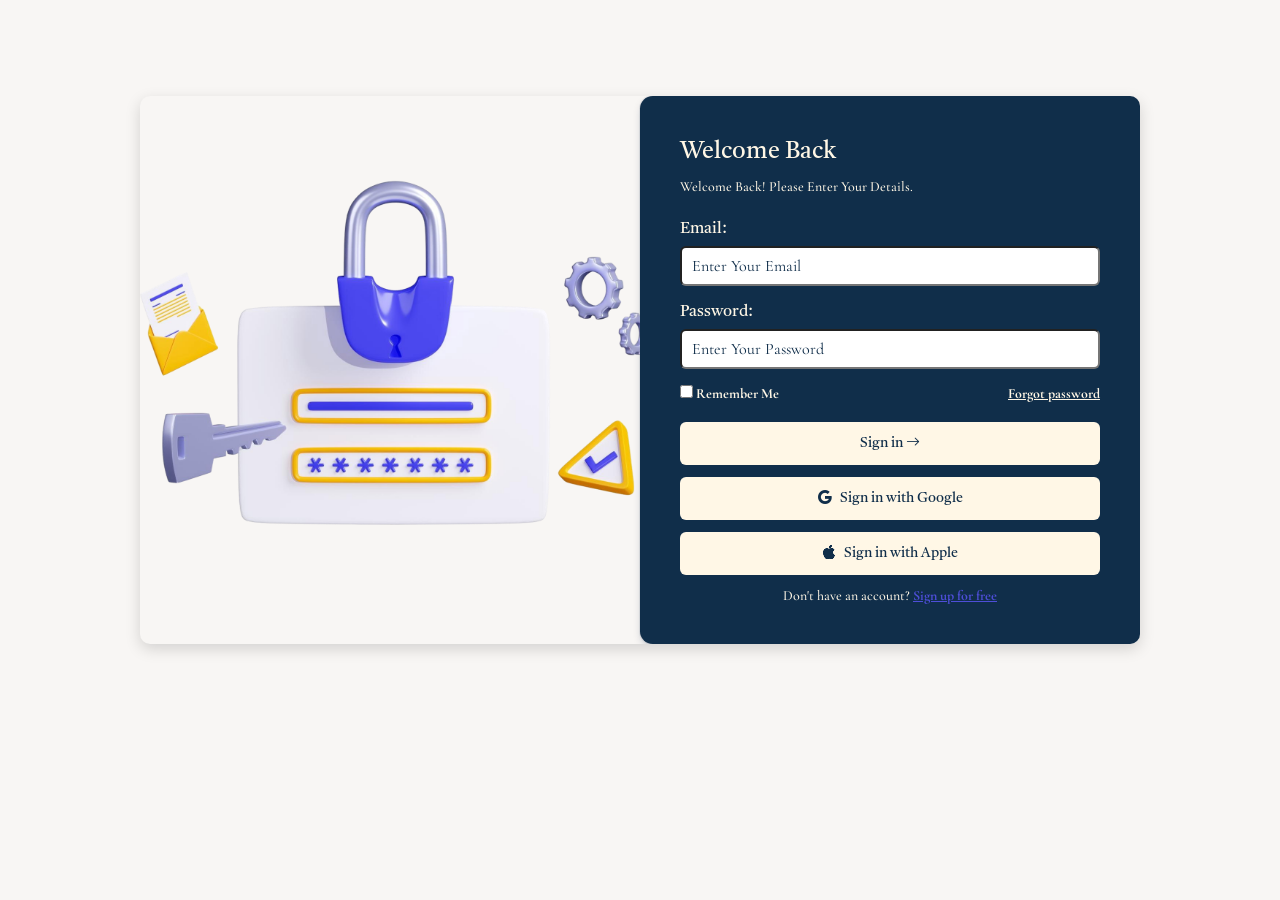
<file: HTML/Login.html>
<!DOCTYPE html>
<html lang="en">
<head>
  <meta charset="UTF-8">
  <meta name="viewport" content="width=device-width, initial-scale=1.0">
  <link rel="icon" href="../Images/favicon.png"  type="icon/png">
  <title>EduTribe || Login Page</title>
  <link rel="stylesheet" href="../CSS/Login.css">
  <link rel="preconnect" href="https://fonts.googleapis.com">
  <link rel="preconnect" href="https://fonts.gstatic.com" crossorigin>
  <link href="https://fonts.googleapis.com/css2?family=Barlow+Semi+Condensed:ital,wght@0,100;0,200;0,300;0,400;0,500;0,600;0,700;0,800;0,900;1,100;1,200;1,300;1,400;1,500;1,600;1,700;1,800;1,900&family=Baskervville:ital,wght@0,400..700;1,400..700&family=Castoro:ital@0;1&family=Cormorant+Garamond:ital,wght@0,300..700;1,300..700&family=Neuton:ital,wght@0,200;0,300;0,400;0,700;0,800;1,400&family=Ovo&display=swap" rel="stylesheet">
  <link rel="stylesheet" href="https://cdn.jsdelivr.net/npm/bootstrap-icons/font/bootstrap-icons.css">
</head>
<body>
  <div class="container">
    <!-- Right Section (Hero Image at Top on Mobile) -->
    <div class="right-section">
      <img 
        class="hero-img" 
        src="../Images/login image.png.png" 
        alt="Login visual"
        loading="lazy"
      >
    </div>

    <!-- Left Section (Form below on mobile) -->
    <div class="left-section">
      <h3>Welcome Back</h3>
      <p class="subtitle">Welcome Back! Please Enter Your Details.</p>

      <form>
        <div class="form-group">
          <label>Email:</label>
          <input type="email" placeholder="Enter Your Email" required>
        </div>

        <div class="form-group">
          <label>Password:</label>
          <input type="password" placeholder="Enter Your Password" required>
        </div>

        <div class="form-options">
          <label><input type="checkbox"> Remember Me</label>
          <a href="https://myaccount.google.com/?pli=1">Forgot password</a>
        </div>

        <a href="../HTML/main.html"> <button type="button" class="btn btn-custom">Sign in <i class="bi bi-arrow-right"></i></button> </a>

        <button type="button" class="btn google-btn">
          <i class="bi bi-google"></i> Sign in with Google
        </button>

         <button type="button" class="btn google-btn">
          <i class="bi bi-apple"></i> Sign in with Apple
        </button>


      </form>

      <p class="signup-text">
        Don't have an account? <a href="../HTML/createaccount.html">Sign up for free</a>
      </p>
    </div>
  </div>
  <!-- <script src="../JAVASCRIPT/createaccount.js"></script> -->
</body>
</html>
</file>
<file: CSS/Login.css>
/* ===== Base Reset ===== */
* {
  margin: 0;
  padding: 0;
  box-sizing: border-box;
  /* font-family: Arial, sans-serif; */
}

:root {
  --soft-white: #f8f6f4;
  --midnight: #102e4a;
  --cream: #fff7e6;
  --black: #000000;

 /* Font Family */
    --ovo:  "Ovo", serif;
    --baskervville:  "Baskervville", serif;
    --cormorant:"Cormorant Garamond", serif;
    --neuton: "Neuton", serif;
    --barlow:"Barlow Semi Condensed", sans-serif;
    --castoro: "Castoro", serif;
}

body {
  background-color: var(--soft-white);
  min-height: 80vh;
}

/* ===== Main Container ===== */
.container {
  display: flex;
  flex-direction: column; /* Stacked layout for mobile */
  width: min(95%, 1000px);
  margin: 6rem auto 1rem;
  background: var(--soft-white);
  border-radius: 10px;
  overflow: hidden;
  box-shadow: rgba(0, 0, 0, 0.15) 0px 5px 15px 0px;
  
}

/* ===== Right Section (Hero Image) ===== */
.right-section {
  width: 100%;
  position: relative;
}

.hero-img {
  display: block;
  width: 100%;
  height: clamp(220px, 35vh, 360px);
  object-fit: cover;
  object-position: center;
}

/* ===== Left Section (Form Area) ===== */
.left-section {
  width: 100%;
  padding: 24px;
  background-color: var(--midnight);
  box-shadow: rgba(9, 30, 66, 0.25) 0px 4px 8px -2px, rgba(9, 30, 66, 0.08) 0px 0px 0px 1px;
  border-top-left-radius: 0.8rem;
  border-bottom-left-radius: 0.8rem;
}

.left-section h3 {
  font-size: 24px;
  margin-bottom: 10px;
  color: var(--cream);
  font-family: var(--castoro);
  font-weight: 500;
}

.subtitle {
  color: var(--cream);
  font-size: 14px;
  margin-bottom: 24px;
  font-family: var(--cormorant);
  font-weight: 500;
}

.form-group {
  margin-bottom: 16px;
}
.form-group label {
  display: block;
  margin-bottom: 6px;
  font-family: var(--castoro);
  font-weight: 500;
  color: var(--cream);
}
.form-group input {
  width: 100%;
  padding: 10px;
  /* border: 0.1px solid #cccc; */
  border-radius: 6px;
  font-size: 14px;
}

.form-group input::placeholder{
    font-family: var(--cormorant);
    font-size: 1rem;
    color: #102e4a;
}

/* .form-group::placeholder {
    font-family: var(--cormorant);
    font-size: 1.1rem;
    font-size: 700;
    color: #102e4a;
} */


.form-group input:hover{
  border-color: var(--cream);
}

.form-options {
  display: flex;
  justify-content: space-between;
  align-items: center;
  margin: 12px 0 20px;
  /* font-family: var(--cormorant);
  font-size: 14px; */
  gap: 10px;
  flex-wrap: wrap;
}
.form-options a {
  font-family: var(--cormorant);
  font-size: 14px;
  font-weight: 700;
  color: var(--cream);
}
/* .form-options a:hover {
  color: var(--m);
} */
.form-options label{
  font-family: var(--cormorant);
  font-size: 14px;
  font-weight: 700;
  color: var(--cream);
}

.form-options label:hover{
  cursor: pointer;
}

/* ===== Buttons ===== */
.btn {
  width: 100%;
  padding: 12px;
  border: none;
  border-radius: 6px;
  font-size: 14px;
  cursor: pointer;
  margin-bottom: 12px;
}

.btn-custom {
  background-color: var(--cream);
  color: var(--midnight);
  font-family: var(--castoro);
  font-size: 14px;
  font-weight: 400;
}

.btn-custom:hover {
  /* border: 0.1px solid var(--midnight); */
  background-color: var(--soft-white);
  color: var(--black);
}

.google-btn {
  background: var(--cream);
  /* border: 1px solid #ccc; */
  font-family: var(--castoro);
  font-size: 14px;
  font-weight: 400;
  color: var(--midnight);
  display: flex;
  justify-content: center;
  align-items: center;
  gap: 8px;
}

.google-btn:hover {
  /* border: 0.1px solid var(--midnight); */
  background-color: var(--soft-white);
  color: var(--black);
}

/* ===== Sign Up Text ===== */
.signup-text {
  font-family: var(--cormorant);
  font-size: 14px;
  font-weight: 500;
  text-align: center;
  font-size: 14px;
  color: var(--cream);
}
.signup-text a {
  font-family: var(--cormorant);
  font-size: 14px;
  font-weight: 700;
  color: rgb(78, 78, 216);
  
}
.signup-text a:hover {
  color: var(--cream);
}

/* ===== Responsive Layout ===== */
@media (min-width: 768px) {
  .container {
    flex-direction: row; /* Switch to side-by-side */
  }

  /* Each side takes up 50% */
  .left-section,
  .right-section {
    width: 50%;
  }

  /* Hero image fills the right side completely */
  .hero-img {
    position: absolute;
    inset: 0;
    width: 100%;
    height: 100%;
    object-fit: cover;
  }

  /* Form gets more breathing space */
  .left-section {
    padding: 40px;
  }
}

/* Extra small phones */
@media (max-width: 380px) {
  .left-section h2 {
    font-size: 20px;
  }
  .subtitle {
    font-size: 13px;
  }
  .form-group input {
    font-size: 13px;
    padding: 8px;
  }
  .btn {
    font-size: 13px;
    padding: 10px;
  }
}
</file>
